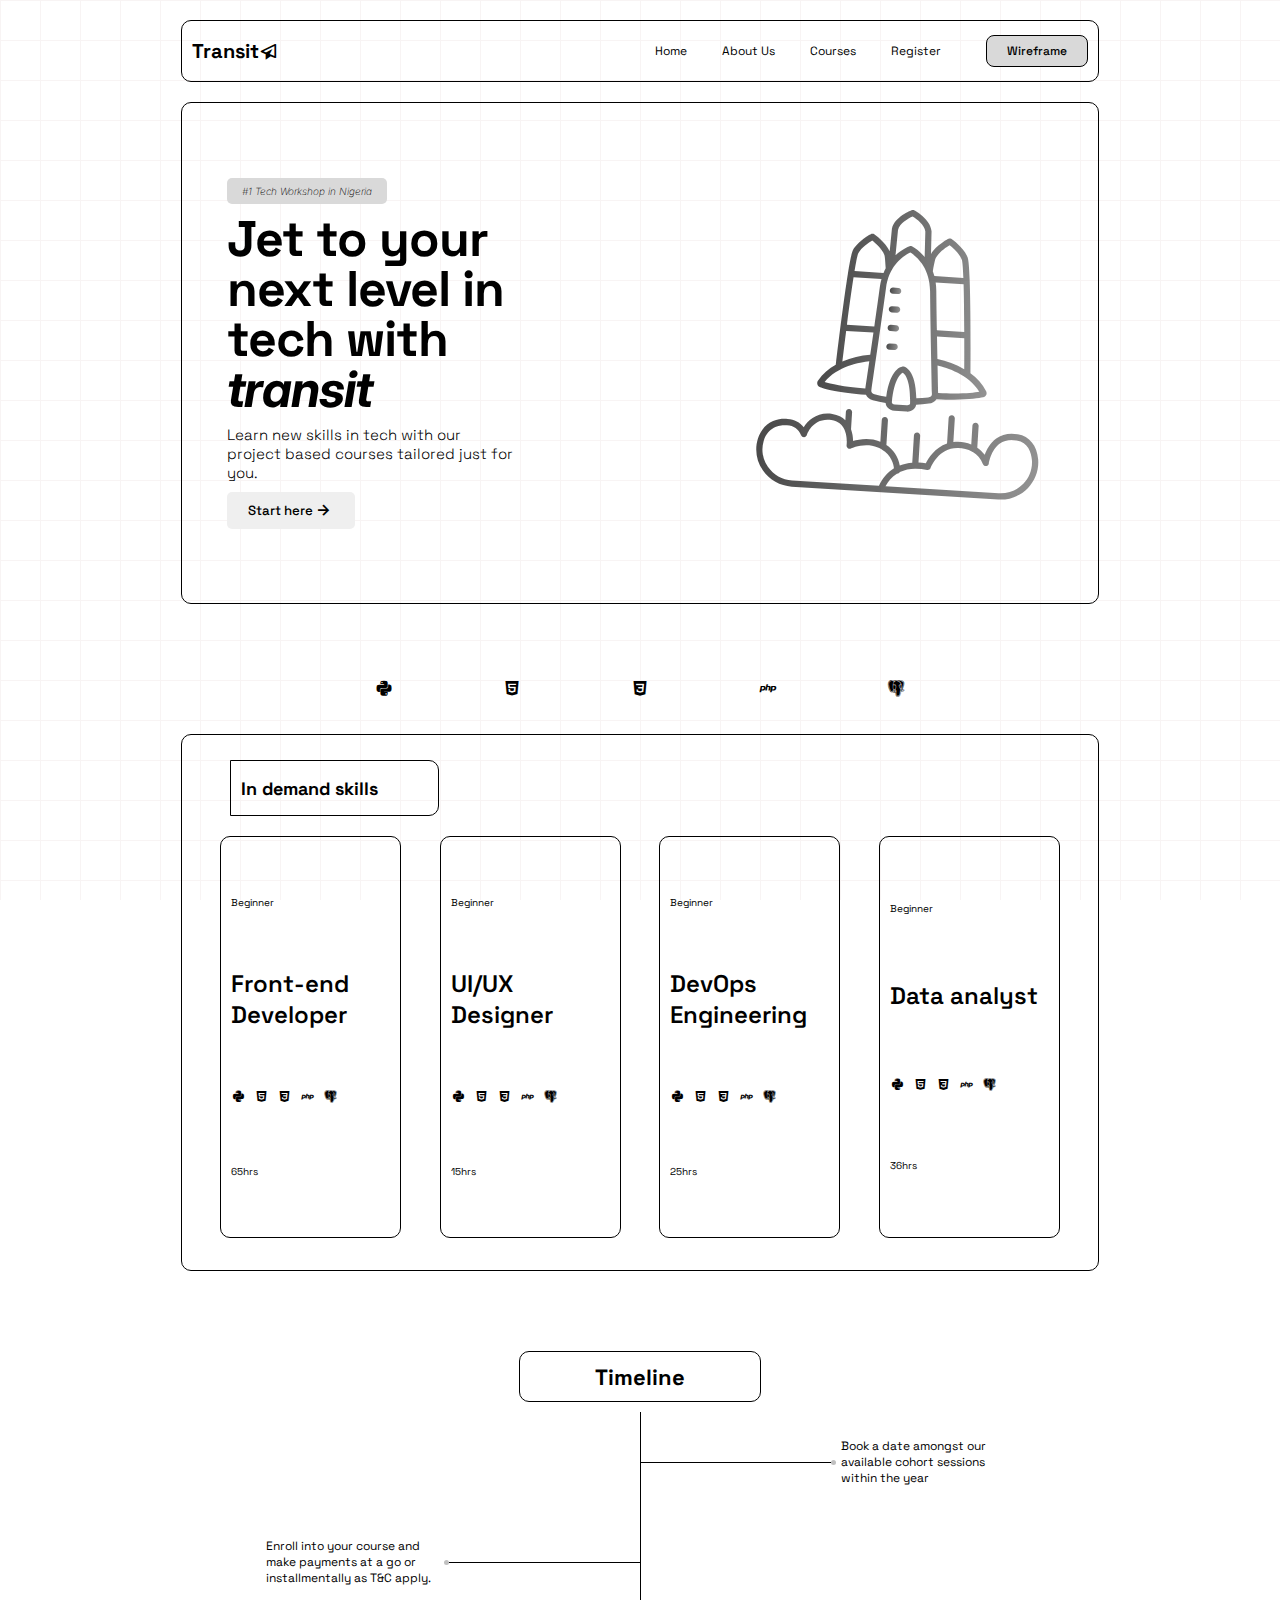
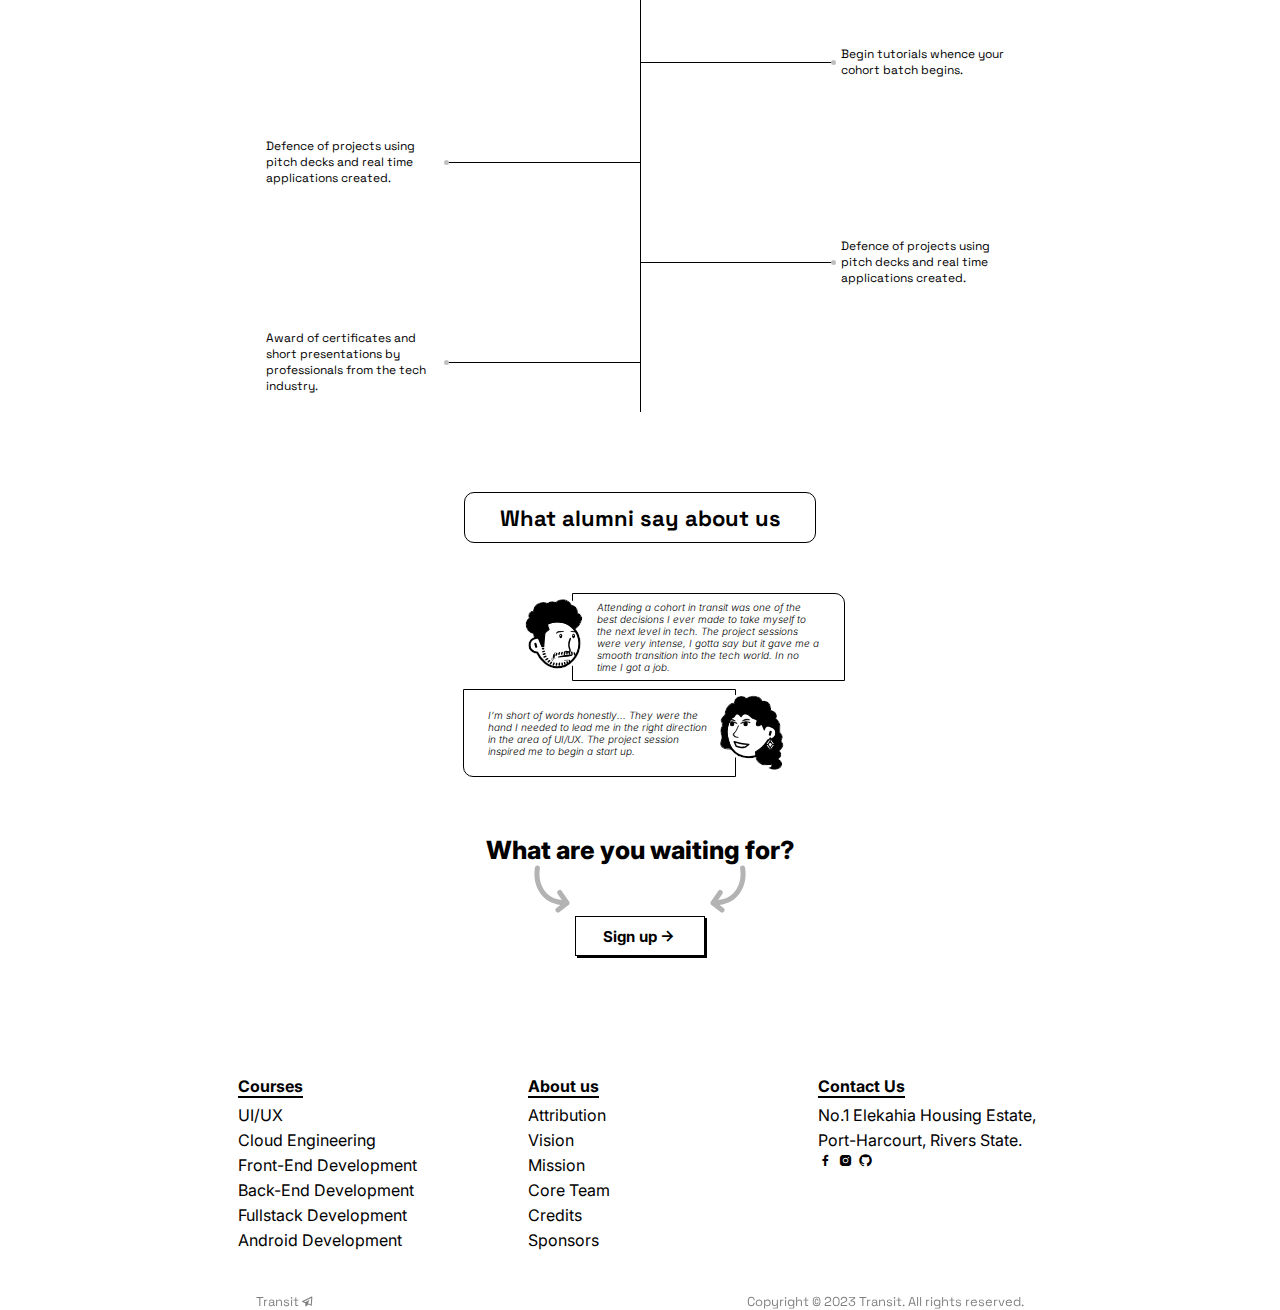
<file: Web Development and Deployment Assessment/src/index.html>
<!DOCTYPE html>
<html lang="en">

<head>
    <meta charset="UTF-8">
    <meta name="viewport" content="width=device-width, initial-scale=1.0">
    <title>Transit ✈️</title>
    <link rel="shortcut icon" href="./asset/images/bx-paper-plane.svg" type="image/x-icon">
    <link rel="preconnect" href="https://fonts.googleapis.com">
    <link rel="preconnect" href="https://fonts.gstatic.com" crossorigin>
    <link href='https://unpkg.com/boxicons@2.1.4/css/boxicons.min.css' rel='stylesheet'>
    <link
        href="https://fonts.googleapis.com/css2?family=Inter:ital,opsz,wght@0,14..32,100..900;1,14..32,100..900&display=swap"
        rel="stylesheet">
    <link href="https://fonts.googleapis.com/css2?family=Space+Grotesk:wght@300..700&display=swap" rel="stylesheet">
    <link rel="stylesheet" href="./asset/index.css">
</head>

<body>
    <header>
        <nav id="nav-bar">
            <div id="logo-container">
                <h1>
                    <a href="index.html">Transit</a>
                </h1>
                <i class='bx bx-paper-plane' style="font-size: 20px;"></i>
            </div>
            <div id="menu"><i class='bx bx-menu' style="font-size: 20px; cursor: pointer;"></i></div>
            <div id="menu-container">
                <ul id="menu-list">
                    <li><a href="./index.html">Home</a></li>
                    <li><a href="./aboutus.html">About Us</a></li>
                    <li><a href="./courses.html">Courses</a></li>
                    <li><a href="./Register.html">Register</a></li>
                </ul>
                <div id="wireframe">
                    <a
                        href="https://www.figma.com/design/a4t8ZE5TWwWGJbRFLkQ4A0/Assignment-Moodboard?node-id=0-1&t=XN7qqziihTH7uEo7-1">Wireframe</a>
                </div>
            </div>
        </nav>
    </header>

    <!-- Hero Section -->
    <section id="hero-section">
        <div id="hero-content-plus-rocket">
            <div id="hero-section-content-container">
                <div id="brand-tag">
                    <p>#1 Tech Workshop in Nigeria</p>
                </div>
                <div id="hero-section-bold-text">
                    <p>Jet to your next level in tech with <span>transit</span></p>
                </div>
                <div id="hero-section-service">
                    <p>Learn new skills in tech with our project based courses tailored just for you.</p>
                </div>
                <button id="hero-section-button">
                    Start here
                    <i class='bx bx-right-arrow-alt' style="font-size: 20px;"></i>
                </button>
            </div>
            <div id="rocket-container">
                <img src="./asset/images/rocket.svg" alt="Rocket Image" style="width: 300px;">
            </div>
        </div>
    </section>

    <!-- Logo Section -->

    <section id="logos-section">
        <div id="logos-container">
            <div>
                <i class='bx bxl-python' style="font-size: 20px;"></i>
            </div>
            <div>
                <i class='bx bxl-html5' style="font-size: 20px;"></i>
            </div>
            <div>
                <i class='bx bxl-css3' style="font-size: 20px;"></i>
            </div>
            <div>
                <i class='bx bxl-php' style="font-size: 20px;"></i>
            </div>
            <div>
                <i class='bx bxl-postgresql' style="font-size: 20px;"></i>
            </div>
        </div>
    </section>

    <!-- Skills section -->

    <section id="skills-section">
        <div id="skills-container">
            <div id="skills-header">
                <h2>In demand skills</h2>
            </div>
            <div id="courses">
                <div class="course">
                    <p class="course-level">Beginner</p>
                    <p class="course-role">Front-end Developer</p>
                    <div class="skill-logo">
                        <div>
                            <i class='bx bxl-python' style="font-size: 15px;"></i>
                        </div>
                        <div>
                            <i class='bx bxl-html5' style="font-size: 15px;"></i>
                        </div>
                        <div>
                            <i class='bx bxl-css3' style="font-size: 15px;"></i>
                        </div>
                        <div>
                            <i class='bx bxl-php' style="font-size: 15px;"></i>
                        </div>
                        <div>
                            <i class='bx bxl-postgresql' style="font-size: 15px;"></i>
                        </div>
                    </div>
                    <p class="course-period">65hrs</p>
                </div>

                <div class="course">
                    <p class="course-level">Beginner</p>
                    <p class="course-role">UI/UX Designer</p>
                    <div class="skill-logo">
                        <div>
                            <i class='bx bxl-python' style="font-size: 15px;"></i>
                        </div>
                        <div>
                            <i class='bx bxl-html5' style="font-size: 15px;"></i>
                        </div>
                        <div>
                            <i class='bx bxl-css3' style="font-size: 15px;"></i>
                        </div>
                        <div>
                            <i class='bx bxl-php' style="font-size: 15px;"></i>
                        </div>
                        <div>
                            <i class='bx bxl-postgresql' style="font-size: 15px;"></i>
                        </div>
                    </div>
                    <p class="course-period">15hrs</p>
                </div>

                <div class="course">
                    <p class="course-level">Beginner</p>
                    <p class="course-role">DevOps Engineering</p>
                    <div class="skill-logo">
                        <div>
                            <i class='bx bxl-python' style="font-size: 15px;"></i>
                        </div>
                        <div>
                            <i class='bx bxl-html5' style="font-size: 15px;"></i>
                        </div>
                        <div>
                            <i class='bx bxl-css3' style="font-size: 15px;"></i>
                        </div>
                        <div>
                            <i class='bx bxl-php' style="font-size: 15px;"></i>
                        </div>
                        <div>
                            <i class='bx bxl-postgresql' style="font-size: 15px;"></i>
                        </div>
                    </div>
                    <p class="course-period">25hrs</p>
                </div>

                <div class="course">
                    <p class="course-level">Beginner</p>
                    <p class="course-role">Data analyst</p>
                    <div class="skill-logo">
                        <div>
                            <i class='bx bxl-python' style="font-size: 15px;"></i>
                        </div>
                        <div>
                            <i class='bx bxl-html5' style="font-size: 15px;"></i>
                        </div>
                        <div>
                            <i class='bx bxl-css3' style="font-size: 15px;"></i>
                        </div>
                        <div>
                            <i class='bx bxl-php' style="font-size: 15px;"></i>
                        </div>
                        <div>
                            <i class='bx bxl-postgresql' style="font-size: 15px;"></i>
                        </div>
                    </div>
                    <p class="course-period">36hrs</p>
                </div>


            </div>
        </div>
    </section>

    <!-- Timeline Section -->
    <section id="timeline-section">
        <div id="timeline-header">
            <h2>Timeline</h2>
        </div>
        <div id="timeline-container">
            <div id="timeline-grid">
                <div id="line-1" class="container">
                    <div></div>
                </div>
                <div id="line-2" class="container">
                    <div></div>
                </div>
                <div id="line-3" class="container">
                    <div></div>
                </div>
                <div id="line-4" class="container">
                    <p>Book a date amongst our available cohort sessions within the year</p>
                </div>
                <div id="line-5" class="container">
                    <div></div>
                </div>
                <div id="line-6" class="container">
                    <div></div>
                </div>
                <div id="line-7" class="container">
                    <p>Enroll into your course and make payments at a go or installmentally as T&C apply.</p>
                </div>
                <div id="line-8" class="container">
                    <div></div>
                </div>
                <div id="line-9" class="container">
                    <div></div>
                </div>
                <div id="line-10" class="container">
                    <p>Begin tutorials whence your cohort batch begins.</p>
                </div>
                <div id="line-11" class="container">
                    <div></div>
                </div>
                <div id="line-12" class="container">
                    <div></div>
                </div>
                <div id="line-13" class="container">
                    <p>Defence of projects using pitch decks and real time applications created.</p>
                </div>
                <div id="line-14" class="container">
                    <div></div>
                </div>
                <div id="line-15" class="container">
                    <div></div>
                </div>
                <div id="line-16" class="container">
                    <p>Defence of projects using pitch decks and real time applications created.</p>
                </div>
                <div id="line-17" class="container">
                    <div></div>
                </div>
                <div id="line-18" class="container">
                    <div></div>
                </div>
                <div id="line-19" class="container">
                    <p>Award of certificates and short presentations by professionals from the tech industry.</p>
                </div>
            </div>
        </div>
    </section>

    <!-- Alumni Section -->

    <section id="alumni-section">
        <div id="alumni-container">
            <div id="alumni-header">
                <h2>What alumni say about us</h2>
            </div>
            <div id="comments-container">
                <!-- 1st comment -->
                <div class="comment" id="comment-1">
                    <div id="alumni-1">
                        <!-- <div class="quote_stars">
                            <p>"</p>
                            <div class="stars">
                                <i class='bx bxs-star' style='color:#e8d0a3'></i>
                                <i class='bx bxs-star' style='color:#e8d0a3'></i>
                                <i class='bx bxs-star' style='color:#e8d0a3'></i>
                                <i class='bx bxs-star' style='color:#e8d0a3'></i>
                                <i class='bx bxs-star' style='color:#e8d0a3'></i>
                            </div>
                        </div> -->
                        <div id="avatar-container">
                            <img src="./asset/images/Nigerian-Man.svg" alt="Nigerian Man gives comment about transit.">
                        </div>
                    </div>
                    <div id="first-comment">
                        <p>Attending a cohort in transit was one of the best decisions I ever made to take myself to the
                            next level in tech. The project sessions were very intense, I gotta say but it gave me a
                            smooth
                            transition into the tech world. In no time I got a job. </p>
                    </div>
                </div>
                <!-- 2nd comment -->
                <div class="comment" id="comment-2">
                    <div id="alumni-2">
                        <div id="avatar-container1">
                            <img src="./asset/images/Nigerian-woman.svg" alt="Nigerian Woman gives comment about transit.">
                        </div>
                        <!-- <div class="quote_stars">
                            <p>"</p>
                            <div class="stars">
                                <i class='bx bxs-star' style='color:#e8d0a3'></i>
                                <i class='bx bxs-star' style='color:#e8d0a3'></i>
                                <i class='bx bxs-star' style='color:#e8d0a3'></i>
                                <i class='bx bxs-star' style='color:#e8d0a3'></i>
                                <i class='bx bxs-star' style='color:#e8d0a3'></i>
                            </div>
                        </div> -->
                    </div>
                    <div id="second-comment">
                        <p>I’m short of words honestly... They were the hand I needed to lead me in the right direction
                            in the area of UI/UX. The project session inspired me to begin a start up.</p>
                    </div>
                </div>
            </div>
        </div>
    </section>

    <!-- Sign up section -->
    <section id="sign-up-section">
        <div id="sign-up-container">
            <p>What are you waiting for?</p>
            <div id="arrow-container">
                <div>
                    <img src="./asset/images/left-arrow.svg" alt="left_arrow">
                </div>
                <div>
                    <img src="./asset/images/right-arrow.svg" alt="right_arrow">
                </div>
            </div>
            <button id="sign-up-button">
                Sign up
                <i class='bx bx-right-arrow-alt' style="font-size: 20px;"></i>
            </button>
        </div>
    </section>

    <!-- Footer Section -->
    <footer>
        <!-- 1st Column of Footer -->
        <div id="footer-container">
            <div class="footer-list">
                <p>Courses</p>
                <ul>
                    <li>UI/UX</li>
                    <li>Cloud Engineering</li>
                    <li>Front-End Development</li>
                    <li>Back-End Development</li>
                    <li>Fullstack Development</li>
                    <li>Android Development</li>
                </ul>
            </div>
            <!-- 2nd Column of Footer -->
            <div class="footer-list">
                <p>About us</p>
                <ul>
                    <li><a href="./asset/Transit.pdf">Attribution</a></li>
                    <li>Vision</li>
                    <li>Mission</li>
                    <li>Core Team</li>
                    <li>Credits</li>
                    <li>Sponsors</li>
                </ul>
            </div>
            <!-- 3rd Column of Footer -->
            <div class="footer-list">
                <p>Contact Us</p>
                <ul>
                    <li>
                        <p>No.1 Elekahia Housing Estate, Port-Harcourt, Rivers State.</p>
                    </li>
                </ul>
                <div id="social-media">
                    <i class='bx bxl-facebook'></i>
                    <i class='bx bxl-instagram-alt'></i>
                    <i class='bx bxl-github'></i>
                </div>
            </div>
        </div>
        <!-- Copyright section of footer -->
        <div id="copyright-section">
            <div id="footer-logo">
                <p>Transit</p>
                <i class='bx bx-paper-plane'></i>
            </div>

            <div id="copyright-text">
                <p>Copyright &#169; 2023 Transit. All rights reserved.</p>
            </div>
        </div>
    </footer>
</body>

</html>
</file>
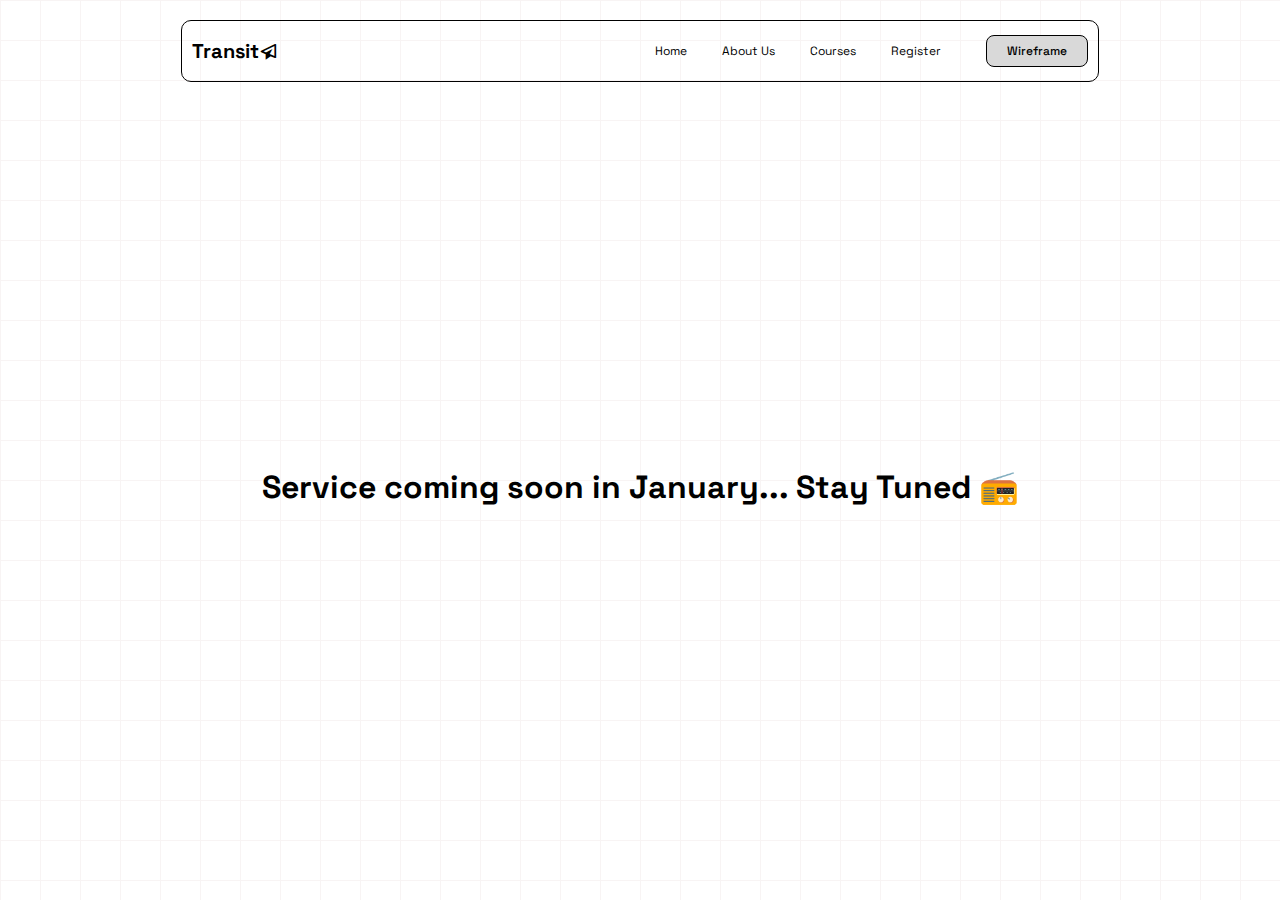
<file: Web Development and Deployment Assessment/src/aboutus.html>
<!DOCTYPE html>
<html lang="en">

<head>
    <meta charset="UTF-8">
    <meta name="viewport" content="width=device-width, initial-scale=1.0">
    <title>Transit ✈️</title>
    <link rel="shortcut icon" href="./asset/images/bx-paper-plane.svg" type="image/x-icon">
    <link rel="preconnect" href="https://fonts.googleapis.com">
    <link rel="preconnect" href="https://fonts.gstatic.com" crossorigin>
    <link href='https://unpkg.com/boxicons@2.1.4/css/boxicons.min.css' rel='stylesheet'>
    <link
        href="https://fonts.googleapis.com/css2?family=Inter:ital,opsz,wght@0,14..32,100..900;1,14..32,100..900&display=swap"
        rel="stylesheet">
    <link href="https://fonts.googleapis.com/css2?family=Space+Grotesk:wght@300..700&display=swap" rel="stylesheet">
    <link rel="stylesheet" href="./asset/index.css">
</head>

<body>
    <header>
        <nav id="nav-bar">
            <div id="logo-container">
                <h1>
                    Transit
                </h1>
                <i class='bx bx-paper-plane' style="font-size: 20px;"></i>
            </div>
            <div id="menu"><i class='bx bx-menu' style="font-size: 20px; cursor: pointer;"></i></div>
            <div id="menu-container">
                <ul id="menu-list">
                    <li><a href="#">Home</a></li>
                    <li><a href="#">About Us</a></li>
                    <li><a href="#">Courses</a></li>
                    <li><a href="#">Register</a></li>
                </ul>
                <div id="wireframe">
                    <a
                        href="https://www.figma.com/design/a4t8ZE5TWwWGJbRFLkQ4A0/Assignment-Moodboard?node-id=0-1&t=XN7qqziihTH7uEo7-1">Wireframe</a>
                </div>
            </div>
        </nav>
    </header>
    <main style="height: 90vh;">
        <section style="display: flex; align-items: center; justify-items: center; height: 100%;">
            <div style="text-align: center; width: 100%;">
                <h1 style="font-size: xx-large;">Service coming soon in January... Stay Tuned 📻</h1>
            </div>
        </section>
    </main>
</body>

</html>
</file>
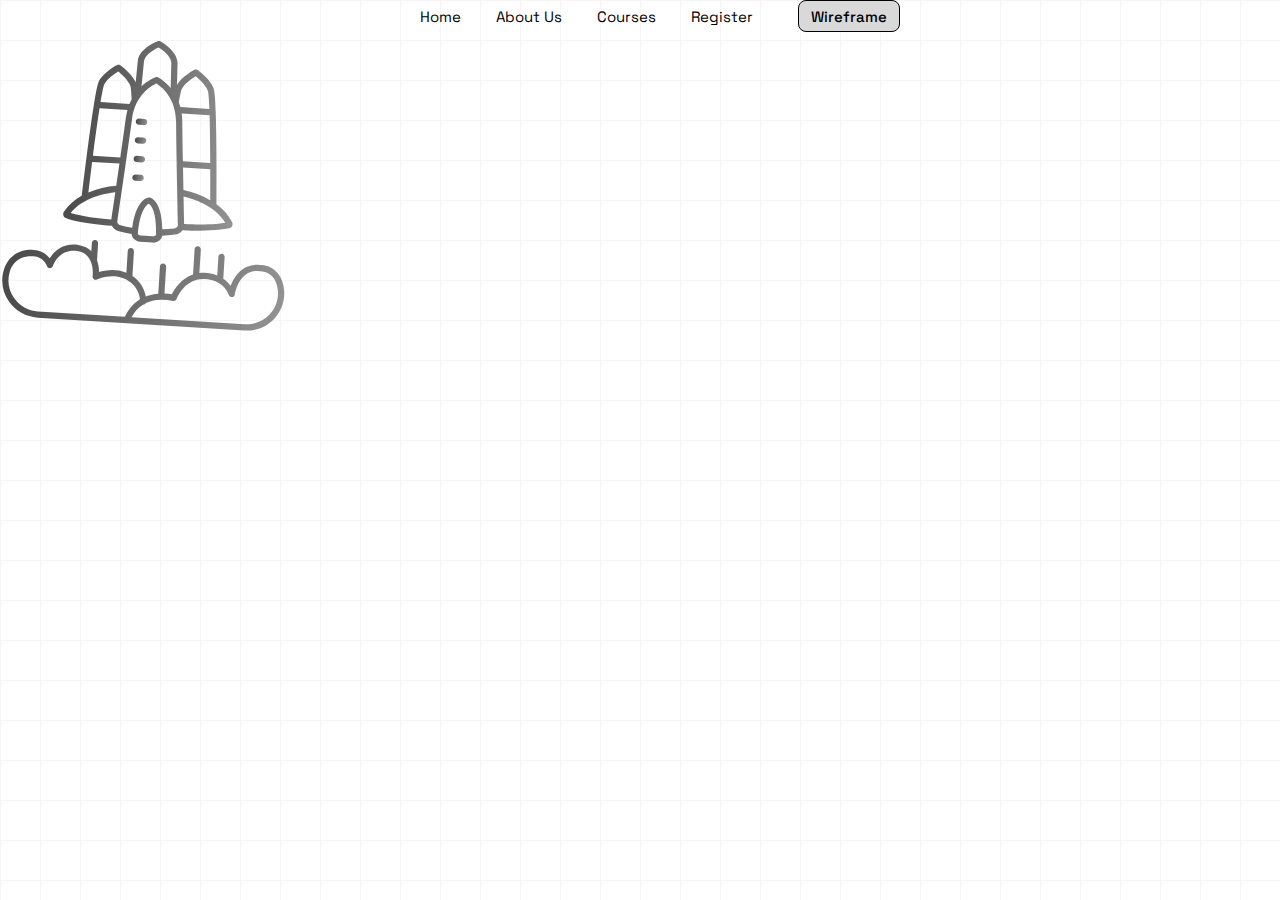
<file: Web Development and Deployment Assessment/src/list.html>
<!DOCTYPE html>
<html lang="en">

<head>
    <meta charset="UTF-8">
    <meta name="viewport" content="width=device-width, initial-scale=1.0">
    <title>Document</title>
    <link href="https://fonts.googleapis.com/css2?family=Space+Grotesk:wght@300..700&display=swap" rel="stylesheet">
    <link href='https://unpkg.com/boxicons@2.1.4/css/boxicons.min.css' rel='stylesheet'>
    <link rel="stylesheet" href="./asset/list.css">
</head>

<body>
    <div id="menu-container">
        <ul id="menu-list">
            <li>Home</li>
            <li>About Us</li>
            <li>Courses</li>
            <li>Register</li>
        </ul>
        <div id="wireframe">
            <a
                href="https://www.figma.com/design/a4t8ZE5TWwWGJbRFLkQ4A0/Assignment-Moodboard?node-id=0-1&t=XN7qqziihTH7uEo7-1">Wireframe</a>
        </div>
    </div>

    <div id="rocket-container">
        <img src="./asset/images/rocket.svg" alt="Rocket Image" style="width: 300px;">
    </div>

    <div id="skill-logo">
        <div>
            <i class='bx bxl-python' style="font-size: 15px;"></i>
        </div>
        <div>
            <i class='bx bxl-html5' style="font-size: 15px;"></i>
        </div>
        <div>
            <i class='bx bxl-css3' style="font-size: 15px;"></i>
        </div>
        <div>
            <i class='bx bxl-php' style="font-size: 15px;"></i>
        </div>
        <div>
            <i class='bx bxl-postgresql' style="font-size: 15px;"></i>
        </div>
    </div>
</body>

</html>
</file>
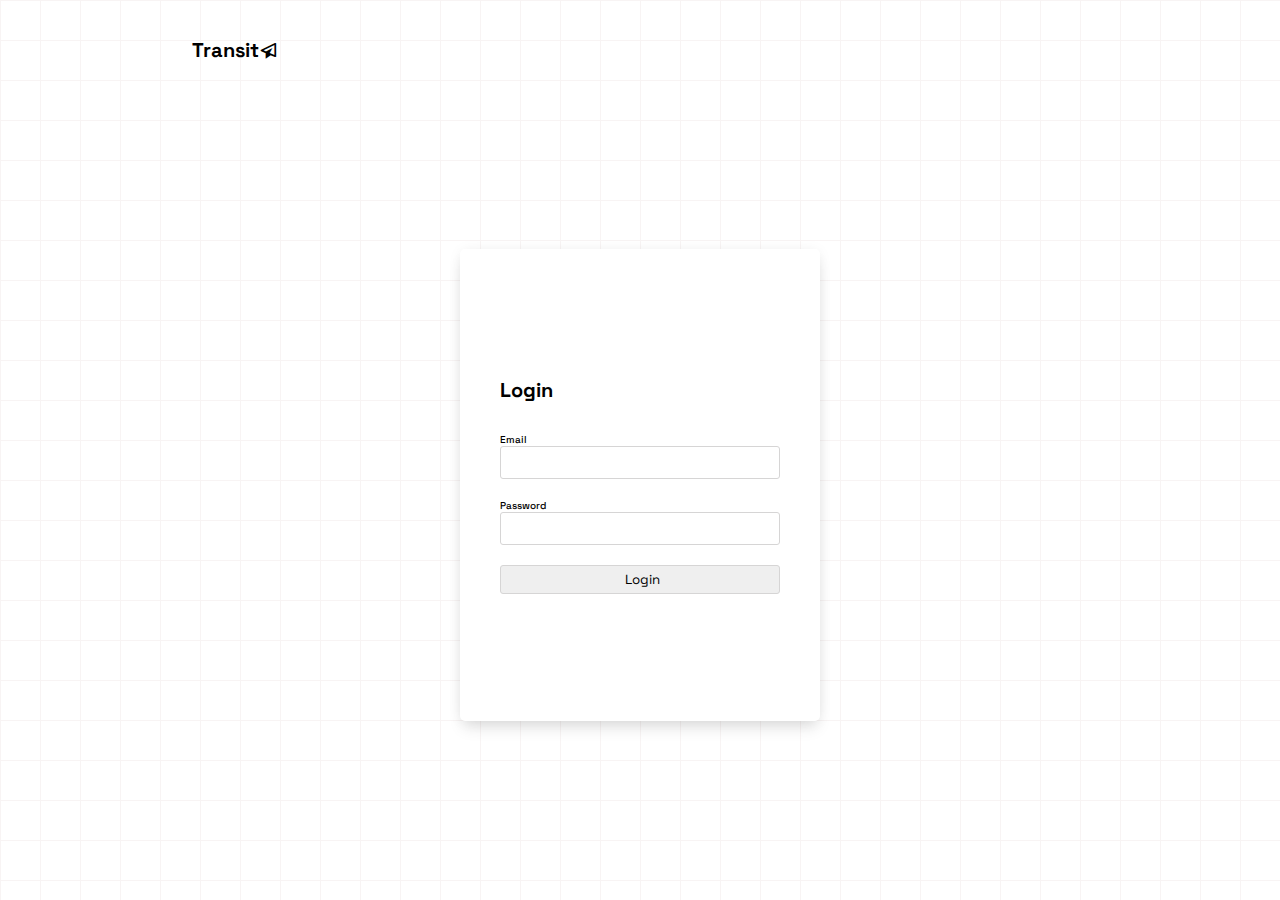
<file: Web Development and Deployment Assessment/src/login.html>
<!DOCTYPE html>
<html lang="en">

<head>
    <meta charset="UTF-8">
    <meta name="viewport" content="width=device-width, initial-scale=1.0">
    <title>Transit ✈️</title>
    <link rel="shortcut icon" href="./asset/images/bx-paper-plane.svg" type="image/x-icon">
    <link rel="preconnect" href="https://fonts.googleapis.com">
    <link rel="preconnect" href="https://fonts.gstatic.com" crossorigin>
    <link href='https://unpkg.com/boxicons@2.1.4/css/boxicons.min.css' rel='stylesheet'>
    <link
        href="https://fonts.googleapis.com/css2?family=Inter:ital,opsz,wght@0,14..32,100..900;1,14..32,100..900&display=swap"
        rel="stylesheet">
    <link href="https://fonts.googleapis.com/css2?family=Space+Grotesk:wght@300..700&display=swap" rel="stylesheet">
    <link rel="stylesheet" href="./asset/index.css">
</head>

<body>
    <header>
        <nav id="nav-bar" style="border: none;">
            <div id="logo-container">
                <h1>
                    Transit
                </h1>
                <i class='bx bx-paper-plane' style="font-size: 20px;"></i>
            </div>
            <!-- <div id="menu"><i class='bx bx-menu' style="font-size: 20px; cursor: pointer;"></i></div>
            <div id="menu-container">
                <ul id="menu-list">
                    <li><a href="#">Home</a></li>
                    <li><a href="#">About Us</a></li>
                    <li><a href="#">Courses</a></li>
                    <li><a href="#">Register</a></li>
                </ul>
                <div id="wireframe">
                    <a
                        href="https://www.figma.com/design/a4t8ZE5TWwWGJbRFLkQ4A0/Assignment-Moodboard?node-id=0-1&t=XN7qqziihTH7uEo7-1">Wireframe</a>
                </div>
            </div> -->
        </nav>
    </header>
    <main style="height: 90vh;">
        <section style="display: flex; align-items: center; justify-content: center; height: 100%; width: 100%;">
            <form action="./form.php" method="get">
                <div>
                    <h1 id="register_header">Login</h1>
                </div>
                <div class="input_container"><label for="email" required>Email</label>
                    <input type="email" name="email" id="email">
                </div>
                <div class="input_container"><label for="password" required>Password</label>
                    <input type="password" name="password" id="password">
                </div>
                <div class="input_container">
                    <input type="submit" name="Login" id="login" value="Login">
                </div>
            </form>
        </section>
    </main>
</body>

</html>
</file>
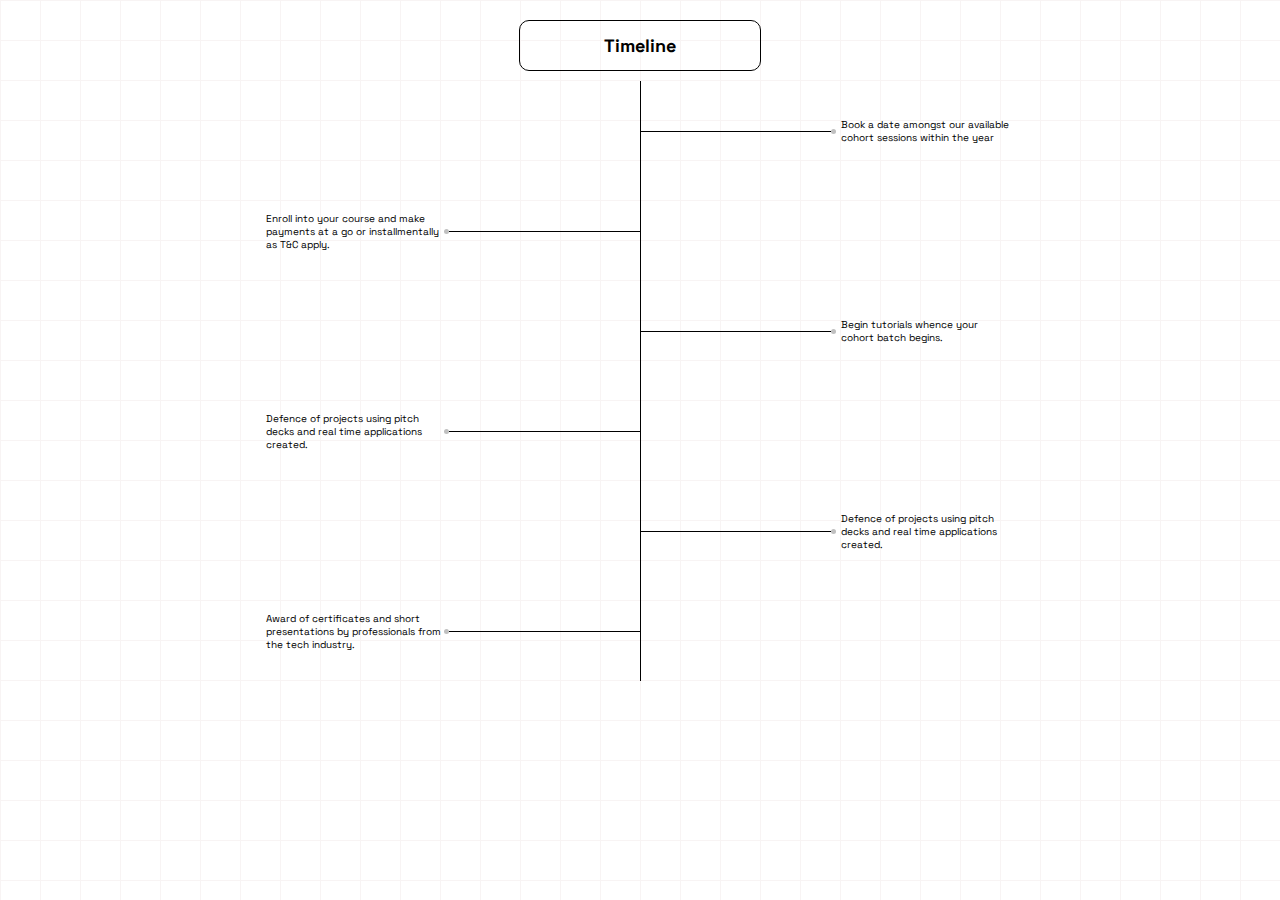
<file: Web Development and Deployment Assessment/src/timeline.html>
<!DOCTYPE html>
<html lang="en">

<head>
    <meta charset="UTF-8">
    <meta name="viewport" content="width=device-width, initial-scale=1.0">
    <title>Document</title>
    <link href="https://fonts.googleapis.com/css2?family=Space+Grotesk:wght@300..700&display=swap" rel="stylesheet">
    <link rel="stylesheet" href="./asset/timeline.css">
</head>

<body>
    <section id="timeline-section">
        <div id="timeline-header">
            <h2>Timeline</h2>
        </div>
        <div id="timeline-container">
            <div id="timeline-grid">
                <div id="line-1" class="container">
                    <div></div>
                </div>
                <div id="line-2" class="container">
                    <div></div>
                </div>
                <div id="line-3" class="container">
                    <div></div>
                </div>
                <div id="line-4" class="container">
                    <p>Book a date amongst our available cohort sessions within the year</p>
                </div>
                <div id="line-5" class="container">
                    <div></div>
                </div>
                <div id="line-6" class="container">
                    <div></div>
                </div>
                <div id="line-7" class="container">
                    <p>Enroll into your course and make payments at a go or installmentally as T&C apply.</p>
                </div>
                <div id="line-8" class="container">
                    <div></div>
                </div>
                <div id="line-9" class="container">
                    <div></div>
                </div>
                <div id="line-10" class="container">
                    <p>Begin tutorials whence your cohort batch begins.</p>
                </div>
                <div id="line-11" class="container">
                    <div></div>
                </div>
                <div id="line-12" class="container">
                    <div></div>
                </div>
                <div id="line-13" class="container">
                    <p>Defence of projects using pitch decks and real time applications created.</p>
                </div>
                <div id="line-14" class="container">
                    <div></div>
                </div>
                <div id="line-15" class="container">
                    <div></div>
                </div>
                <div id="line-16" class="container">
                    <p>Defence of projects using pitch decks and real time applications created.</p>
                </div>
                <div id="line-17" class="container">
                    <div></div>
                </div>
                <div id="line-18" class="container">
                    <div></div>
                </div>
                <div id="line-19" class="container">
                    <p>Award of certificates and short presentations by professionals from the tech industry.</p>
                </div>
            </div>
        </div>
    </section>
</body>

</html>
</file>
<file: Web Development and Deployment Assessment/src/asset/index.css>
*{
    margin: 0px;
}

body{
    font-family: 'Space Grotesk', Arial, Helvetica, sans-serif;
    font-size: 10px;
    background-size: 40px 40px;
    background-image:
    linear-gradient(to right, rgb(248, 244, 244) 1px, transparent 1px),
    linear-gradient(to bottom, rgb(248, 244, 244) 1px, transparent 1px);
    background-attachment: fixed;
}
    
header{
    display: flex;
    flex-direction: column;
    align-items: center;
}

#logo-container{
    display: flex;
    align-items: center;
    justify-content: center;
}

#menu-container > ul{
    list-style-type: none;
    display: flex;
    gap: 35px;
}

a{
    text-decoration: none;
    color: black;
}

#menu-container{
    display: none;
    gap: 45px;
    font-size: 12px;
    align-items: center;
}

#wireframe{
    display: flex;
    align-items: center;
    justify-content: center;
    height: 30px;
    width: 100px;
    background-color: #D9D9D9;
    border-radius: 8px;
    border: 1px solid black;
    font-weight: 500;
}

#nav-bar{
    display: flex;
    align-items: center;
    justify-content: space-between;
    border: 1px solid black;
    border-radius: 10px;
    padding: 0px 10px;
    height: 47px;
    margin-top: 20px;
    width: 354px;
}

#hero-section{
    display: flex;
    justify-content: center;
    gap: 10px;
}

#hero-content-plus-rocket{
    display: flex;
    justify-content: center;
    align-items: center;
    gap: 10px;
    border: 1px solid black;
    height: 322px;
    width: 354px;
    border-radius: 10px;
    padding: 0px 10px;
    margin-top: 20px;
}

#hero-section-content-container{
    display: flex;
    flex-direction: column;
    justify-content: center;
    margin-top: 20px;
}

#brand-tag{
    display: flex;
    flex-direction: column;
    background-color: #D9D9D9;
    width: fit-content;
    border-radius: 5px;
    height: 26px;
    width: 160px;
    align-items: center;
    justify-content: center;
    margin-top: -20px;
    font-family: 'Inter', Arial, Helvetica, sans-serif;
    font-weight: 200;
    font-style: italic;
}

#brand-tag > p{
    font-size: 10px;
}

#hero-section-bold-text{
    height: 148px;
    width: 327px;
}

#hero-section-bold-text > p{
    font-size: 40px;
    line-height: 50px;
    font-weight: bold;
    letter-spacing: -1px;
}

#hero-section-bold-text > p > span{
    font-family: 'Inter',Arial, Helvetica, sans-serif;
    font-style: italic;
}

#hero-section-service{
    width: 287px;
    height: 57px;
}

#hero-section-service > p{
    font-weight: lighter;
    font-size: 15px;
}

#hero-section-button{
    display: flex;
    height: 37px;
    width: 128px;
    border-radius: 5px;
    border: none;
    justify-content: center;
    align-items: center;
    font-family: 'Space Grotesk', Arial, Helvetica, sans-serif;
    font-weight: 500;
    cursor: pointer;
}

#rocket-container{
    display: none;
    height: fit-content;
    width: fit-content;
}

#logos-section{
    display: flex;
    justify-content: center;
    margin-top: 20px;
}

#logos-container{
    width: 401px;
    height: 50px;
    display: flex;
    flex-direction: row;
    align-items: center;
    justify-content: space-around;
}

#skills-section{
    display: flex;
    justify-content: center;
    margin-top: 20px;
}

#skills-container{
    width: 354px;
    height: 284px;
    border: 1px solid black;
    padding: 10px;
    border-radius: 10px;
}

#skills-header{
    display: flex;
    align-items: center;
    padding-left: 10px;
    width: 197px;
    height: 54px;
    text-align: center;
    border: 1px solid black;
    border-radius: 0px 10px 10px 0px;
    font-size: 18px;
    font-weight: bold;
}

#skills-header > h2{
    font-size: 18px;
}

#courses{
    display: flex;
    flex-wrap: wrap;
    gap: 10px;
    margin-top: 20px;
}

.course{
    display: flex;
    flex-direction: column;
    justify-content: space-evenly;
    width: 170px;
    height: 83px;
    border: 1px solid black;
    border-radius: 10px;
}

.skill-logo{
    display: none;
    flex-direction: row;
    gap: 8px;
    margin-left: 10px;
}

.course-period{
    display: none;
    margin-left: 10px;
}

.course-level{
    font-size: 10px;
    margin-left: 10px;
}

.course-role{
    font-size: 13px;
    font-weight: 600;
    margin-left: 10px;
}

#timeline-section{
    display: flex;
    flex-direction: column;
    height: fit-content;
    align-items: center;
    margin: 20px;
}
  
#timeline-container{
    display: flex;
    height: fit-content;
    width: 100%;
    /* background-color: aquamarine; */
    align-items: center;
    justify-content: center;
    font-family: 'Space Grotesk', Arial, Helvetica, sans-serif;
}

#timeline-header{
    display: flex;
    flex-direction: column;
    align-items: center;
    justify-content: center;
    width: 240px;
    height: 49px;
    border: 1px solid black;
    border-radius: 10px;
    margin-top: 20px;
}

#timeline-header > h2{
    font-size: 18px;
    font-weight: bold;
}

#timeline-grid{
    margin-top: 10px;
    width: 900px;
    height: fit-content;
    /* background-color: blueviolet; */
    display: grid;
    grid-template-areas: 
    ". . . line-1 line-2 line-3 line-4"
    "line-7 line-6 line-5 line-1 . . ."
    ". . . line-1 line-8 line-9 line-10"
    "line-13 line-12 line-11 line-1 . . ."
    ". . . line-1 line-14 line-15 line-16"
    "line-19 line-18 line-17 line-1 . . . ";
    grid-template-columns: 4fr 5px 3fr 1px 3fr 5px 4fr;
    grid-template-rows: 100px 100px 100px 100px 100px 100px;
}

/* .container{
    background-color: blue;
} */

#line-1{
    grid-area: line-1;
    background-color: #000000;
}

#line-2{
    display: flex;
    align-items: center;
    grid-area: line-2;
}

#line-2 > div{
    width: 100%;
    background-color: black;
    height: 1px;
}

#line-3{
    display: flex;
    align-items: center;
    grid-area: line-3;
    /* background-color: brown; */
}

#line-3 > div{
    height: 5px;
    width: 5px;
    background-color: silver;
    border-radius: 50%;
}

#line-4{
    display: flex;
    align-items: center;
    grid-area: line-4;
    /* background-color: cadetblue; */
}

#line-4 > p{
    width: 70%;
    margin: 5px;
    font-size: 12px;
}

#line-5{
    grid-area: line-5;
    display: flex;
    align-items: center;
}

#line-5 > div{
    width: 100%;
    background-color: black;
    height: 1px;
}

#line-6{
    display: flex;
    align-items: center;
    grid-area: line-6;
    /* background-color: brown; */
}

#line-6 > div{
    height: 5px;
    width: 5px;
    background-color: silver;
    border-radius: 50%;
}

#line-7{
    display: flex;
    align-items: center;
    grid-area: line-7;
    /* background-color: cadetblue; */
    /* text-align: right; */
    justify-content: flex-end;
}

#line-7 > p{
    width: 70%;
    font-size: 12px;
}

#line-8{
    grid-area: line-8;
    display: flex;
    align-items: center;
}

#line-8 > div{
    width: 100%;
    background-color: black;
    height: 1px;
}

#line-9{
    display: flex;
    align-items: center;
    grid-area: line-9;
    /* background-color: brown; */
}

#line-9 > div{
    height: 5px;
    width: 5px;
    background-color: silver;
    border-radius: 50%;
}

#line-10{
    display: flex;
    align-items: center;
    grid-area: line-10;
    margin: 5px;
    /* background-color: cadetblue; */
}

#line-10 > p{
    width: 70%;
    font-size: 12px;
}

#line-11{
    grid-area: line-11;
    display: flex;
    align-items: center;
}

#line-11 > div{
    width: 100%;
    background-color: black;
    height: 1px;
}

#line-12{
    display: flex;
    align-items: center;
    grid-area: line-12;
    /* background-color: brown; */
}

#line-12 > div{
    height: 5px;
    width: 5px;
    background-color: silver;
    border-radius: 50%;
}

#line-13{
    display: flex;
    align-items: center;
    grid-area: line-13;
    /* background-color: cadetblue; */
    justify-content: flex-end;
}

#line-13 > p{
    width: 70%;
    font-size: 12px;
}

#line-14{
    grid-area: line-14;
    display: flex;
    align-items: center;
}

#line-14 > div{
    width: 100%;
    background-color: black;
    height: 1px;
}

#line-15{
    display: flex;
    align-items: center;
    grid-area: line-15;
    /* background-color: brown; */
}

#line-15 > div{
    height: 5px;
    width: 5px;
    background-color: silver;
    border-radius: 50%;
}

#line-16{
    display: flex;
    align-items: center;
    grid-area: line-16;
    margin: 5px;
    /* background-color: cadetblue; */
}

#line-16 > p{
    width: 70%;
    font-size: 12px;
}

#line-17{
    grid-area: line-17;
    display: flex;
    align-items: center;
}

#line-17 > div{
    width: 100%;
    background-color: black;
    height: 1px;
}

#line-18{
    display: flex;
    align-items: center;
    grid-area: line-18;
    /* background-color: brown; */
}

#line-18 > div{
    height: 5px;
    width: 5px;
    background-color: silver;
    border-radius: 50%;
}

#line-19{
    display: flex;
    align-items: center;
    grid-area: line-19;
    /* background-color: cadetblue; */
    justify-content: flex-end;
}

#line-19 > p{
    width: 70%;
    font-size: 12px;
}

#alumni-section{
    display: flex;
    flex-direction: column;
    justify-content: center;
    align-items: center;
    margin-top: 20px;
}

#alumni-container{
    display: flex;
    flex-direction: column;
    align-items: center;
    width: 354px;
}

#alumni-header{
    display: flex;
    flex-direction: column;
    align-items: center;
    justify-content: center;
    width: 240px;
    height: 49px;
    border: 1px solid black;
    border-radius: 10px;
}

#alumni-header > h2{
    font-size: 18px;
    font-weight: bold;
}

#comments-container{
    width: 354px;
}

.comment{
    display: flex;
    flex-direction: row;
    height: 86px;
    width: 354px;
}

#comment-1{
    margin-top: 20px;
}

#comment-2{
    margin-top: 10px;
}

.stars{
    display: flex;
    flex-direction: column;
}

#alumni-1{
    height: 86px;
    width: 112px;
    /* border: 1px solid black; */
    border-radius: 10px 0px 0px;
    /* background-color: #C4B5B5; */
    display: flex;
    flex-direction: row;
    justify-content: space-between;
}

#avatar-container{
    position: relative;
    width: 67px;
    display: flex;
    align-items: center;
}

#avatar-container > img{
    position: absolute;
    width: 100px;
    left: 45px;
}

#avatar-container1{
    position: relative;
    width: 67px;
    display: flex;
    align-items: center;
}

#avatar-container1 > img{
    position: absolute;
    width: 100px;
    right: 5px;
    top: -15px;
}

#first-comment{
    display: flex;
    flex-direction: column;
    align-items: center;
    justify-content: center;
    width: 242px;
    height: 86px;
    border: 1px solid black;
    border-radius: 0px 10px 0px 0px;
}

#first-comment > p{
    font-family: 'Inter', Arial, Helvetica, sans-serif;
    font-size: 10px;
    font-weight: 300;
    font-style: italic;
    width: 223px;
}

#alumni-2{
    order: 2;
    height: 86px;
    width: 112px;
    /* border: 1px solid black; */
    border-radius: 0px 10px 0px 0px;
    /* background-color: #C4B5B5; */
    display: flex;
    flex-direction: row;
    justify-content: space-between;
}

#second-comment{
    display: flex;
    flex-direction: column;
    align-items: center;
    justify-content: center;
    order: 1;
    width: 242px;
    height: 86px;
    border: 1px solid black;
    border-radius: 0px 0px 0px 10px;
}

#second-comment > p{
    font-family: 'Inter', Arial, Helvetica, sans-serif;
    font-size: 10px;
    font-weight: 300;
    width: 223px;
    font-style: italic;
}

#sign-up-section{
    display: flex;
    flex-direction: column;
    justify-content: center;
    align-items: center;
    margin-top: 40px;
}

#sign-up-container{
    display: flex;
    flex-direction: column;
    align-items: center;
    width: 354px;
}

#sign-up-container > p{
    font-size: 18px;
    font-family: 'Inter', Arial, Helvetica, sans-serif;
    font-weight: 800;
}

#arrow-container{
    display: flex;
    justify-content: space-between;
    width: 60%;
}

#sign-up-button {
    display: flex;
    justify-content: center;
    align-items: center;
    width: 125px;
    height: 30px;
    background-color: #fff;
    border: 1px solid black;
    /* border: none; */
    box-shadow: 2px 2px 0px 0px;
    cursor: pointer;
    font-size: 15px;
    font-family: 'Inter', Arial, Helvetica, sans-serif;
    font-weight: 700;
}

footer{
    display: flex;
    flex-direction: column;
    justify-content: center;
    align-items: center;
    margin-top: 40px;
}

#footer-container{
    width: 354px;
    display: flex;
    justify-content: center;
    gap: 20px;
}

.footer-list{
    width: 80px;
}

.footer-list > p{
    width: 44px;
    font-size: 8px;
    font-family: 'Inter', Arial, Helvetica, sans-serif;
    font-weight: 700;
    border-bottom: 2px solid black;
}

.footer-list > ul{
    line-height: 10px;
    font-family: 'Inter', Arial, Helvetica, sans-serif;
    list-style: none;
    padding: 0px;
    font-size: 7px;
    margin-top: 5px;
}

#social-media{
    display: flex;
    gap: 5px;
}

#copyright-section{
    width: 354px;
    display: flex;
    justify-content: flex-start;
    font-size: 4px;
    height: 5px;
    opacity: 50%;
    margin-top: 40px;
}

#footer-logo{
    display: flex;
    flex-grow: 1;
    /* justify-content: center; */
    /* align-items: center; */
    gap: 2px;
}

#copyright-text{
    flex-grow: 2;
    text-align: right;
    /* margin-bottom: 10px; */
}

#register_header{
    font-size: 20px;
    margin-bottom: 10px;
}

form{
    background-color: white;
    display: flex;
    flex-direction: column;
    justify-content: center;
    gap: 20px;
    width: 280px;
    padding: 20px 40px;
    height: 432px;
    border-radius: 5px;
    box-shadow: 0px 1px 15px -3px rgba(0,0,0,0.1),0px 10px 15px -3px rgba(0,0,0,0.1);

}   

.input_container{
    display: flex;
    flex-direction: column;
    font-weight: 500;
}

.input_container > input {
    border-radius: 3px;
    border: 1px solid #D6D5D5;
    height: 29px;
    font-family: 'Space Grotesk', Arial, Helvetica, sans-serif;
    padding-left: 10px;
    outline: none;
}

.input_container > input:focus{
    border: 1px solid #bbb9b9;
}

#submit{
    background-color: #000000;
    height: 32px;
    color: white;
    font-family: 'Space Grotesk', Arial, Helvetica, sans-serif;
    cursor: pointer;
}

@media (min-width: 800px) {
    #menu{
        display: none;
    }

    #menu-container{
        display: flex;
    }

    #nav-bar{
        width: 70%;
        height: 60px;
    }

    #hero-content-plus-rocket{
        width: 70%;
        height: 500px;
        justify-content: space-around;
    }

    #rocket-container{
        display: block;
    }

    #hero-section-content-container{
        /* background-color: aqua; */
        height: 80%;
        width: 50%;
        gap: 10px;
    }

    #hero-section-bold-text > p{
        font-size: 50px;
        line-height: 50px;
        font-weight: bold;
        letter-spacing: -1px;
    }

    #hero-section-bold-text{
        height: fit-content;
        width: 80%;
    }

    #logos-section{
        margin-top: 60px;
    }

    #logos-container{
        width: 50%;
    }

    #skills-container{
        padding-top: 25px;
        height: 500px;
        width: 70%;
    }

    #courses{
        flex-wrap: nowrap;
        height: 100%;
        justify-content: space-evenly;
        overflow: auto;
    }

    .course{
        height: 80%;
        width: 20%;
        justify-content: space-evenly;
    }

    .course-role{
        font-size: 24px;
    }

    .skill-logo{
        display: flex; 
    }

    .course-period{
        display: inline;
    }

    #skills-header{
        font-size: 22px;
        margin-left: 38px;
    }

    #timeline-section{
        margin-top: 40px;
    }

    #timeline-header{
        margin-top: 40px;
    }

    #timeline-header > h2{
        font-size: 22px;
    }

    #alumni-section{
        margin-top: 80px;
    }

    #alumni-header{
        width: 350px;
    }

    #alumni-header > h2{
        font-size: 22px;
    }

    #comments-container{
        margin-top: 30px;
    }

    .comment{
        width: 382px;
    }

    #first-comment{
        width: 280px;
    }

    #second-comment{
        width: 280px;
    }

    #footer-container{
        width: 70%;
        justify-content: space-evenly;
        margin-top: 80px;
    }

    .footer-list{
        width: 25%;
    }

    .footer-list > p{
        font-size: medium;
        width: fit-content;
    }

    .footer-list > ul{
        font-size: medium;
        width: fit-content;
        line-height: 25px;
    }

    #social-media > i{
        font-size: 15px;
    }

    #sign-up-section{
        margin-top: 60px;
    }

    #sign-up-container > p{
        font-size: 25px;
    }

    #sign-up-button{
        width: 130px;
        height: 40px; 
    }

    #footer-logo{
        display: flex;
        align-items: center;
        height: fit-content;
    }

    #copyright-section{
        width: 60%;
        font-size: small;
    }
}
</file>
<file: Web Development and Deployment Assessment/src/asset/list.css>
*{
    margin: 0px;
}

body{
    font-family: 'Space Grotesk', Arial, Helvetica, sans-serif;
    font-size: 10px;
    background-size: 40px 40px;
    background-image:
    linear-gradient(to right, rgb(248, 244, 244) 1px, transparent 1px),
    linear-gradient(to bottom, rgb(248, 244, 244) 1px, transparent 1px);
    background-attachment: fixed;
}

#menu-container > ul{
    list-style-type: none;
    display: flex;
    gap: 35px;
}

a{
    text-decoration: none;
    color: black;
}

#menu-container{
    display: flex;
    gap: 45px;
    font-size: 15px;
    align-items: center;
    justify-content: center;
}

#wireframe{
    display: flex;
    align-items: center;
    justify-content: center;
    height: 30px;
    width: 100px;
    background-color: #D9D9D9;
    border-radius: 8px;
    border: 1px solid black;
    font-weight: 500;
}

#rocket-container{
    height: fit-content;
    width: fit-content;
}

#skill-logo{
    display: flex;
    flex-direction: row;
    gap: 5px;
    display: none;
}
</file>
<file: Web Development and Deployment Assessment/src/asset/timeline.css>
*{
    margin: 0px;
}

body{
    display: flex;
    flex-direction: column;
    font-family: 'Space Grotesk', Arial, Helvetica, sans-serif;
    font-size: 10px;
    background-size: 40px 40px;
    background-image:
    linear-gradient(to right, rgb(248, 244, 244) 1px, transparent 1px),
    linear-gradient(to bottom, rgb(248, 244, 244) 1px, transparent 1px);
    background-attachment: fixed;
}

#timeline-section{
    display: flex;
    flex-direction: column;
    height: fit-content;
    width: 100%;
    align-items: center;
}
  
#timeline-container{
    display: flex;
    height: fit-content;
    width: 100%;
    /* background-color: aquamarine; */
    align-items: center;
    justify-content: center;
    font-family: 'Space Grotesk', Arial, Helvetica, sans-serif;
}

#timeline-header{
    display: flex;
    flex-direction: column;
    align-items: center;
    justify-content: center;
    width: 240px;
    height: 49px;
    border: 1px solid black;
    border-radius: 10px;
    margin-top: 20px;
}

#timeline-header > h2{
    font-size: 18px;
    font-weight: bold;
}

#timeline-grid{
    margin-top: 10px;
    width: 900px;
    height: fit-content;
    /* background-color: blueviolet; */
    display: grid;
    grid-template-areas: 
    ". . . line-1 line-2 line-3 line-4"
    "line-7 line-6 line-5 line-1 . . ."
    ". . . line-1 line-8 line-9 line-10"
    "line-13 line-12 line-11 line-1 . . ."
    ". . . line-1 line-14 line-15 line-16"
    "line-19 line-18 line-17 line-1 . . . ";
    grid-template-columns: 4fr 5px 3fr 1px 3fr 5px 4fr;
    grid-template-rows: 100px 100px 100px 100px 100px 100px;
}

/* .container{
    background-color: blue;
} */

#line-1{
    grid-area: line-1;
    background-color: #000000;
}

#line-2{
    display: flex;
    align-items: center;
    grid-area: line-2;
}

#line-2 > div{
    width: 100%;
    background-color: black;
    height: 1px;
}

#line-3{
    display: flex;
    align-items: center;
    grid-area: line-3;
    /* background-color: brown; */
}

#line-3 > div{
    height: 5px;
    width: 5px;
    background-color: silver;
    border-radius: 50%;
}

#line-4{
    display: flex;
    align-items: center;
    grid-area: line-4;
    /* background-color: cadetblue; */
}

#line-4 > p{
    width: 70%;
    margin: 5px;
}

#line-5{
    grid-area: line-5;
    display: flex;
    align-items: center;
}

#line-5 > div{
    width: 100%;
    background-color: black;
    height: 1px;
}

#line-6{
    display: flex;
    align-items: center;
    grid-area: line-6;
    /* background-color: brown; */
}

#line-6 > div{
    height: 5px;
    width: 5px;
    background-color: silver;
    border-radius: 50%;
}

#line-7{
    display: flex;
    align-items: center;
    grid-area: line-7;
    /* background-color: cadetblue; */
    /* text-align: right; */
    justify-content: flex-end;
}

#line-7 > p{
    width: 70%;
}

#line-8{
    grid-area: line-8;
    display: flex;
    align-items: center;
}

#line-8 > div{
    width: 100%;
    background-color: black;
    height: 1px;
}

#line-9{
    display: flex;
    align-items: center;
    grid-area: line-9;
    /* background-color: brown; */
}

#line-9 > div{
    height: 5px;
    width: 5px;
    background-color: silver;
    border-radius: 50%;
}

#line-10{
    display: flex;
    align-items: center;
    grid-area: line-10;
    margin: 5px;
    /* background-color: cadetblue; */
}

#line-10 > p{
    width: 70%;
}

#line-11{
    grid-area: line-11;
    display: flex;
    align-items: center;
}

#line-11 > div{
    width: 100%;
    background-color: black;
    height: 1px;
}

#line-12{
    display: flex;
    align-items: center;
    grid-area: line-12;
    /* background-color: brown; */
}

#line-12 > div{
    height: 5px;
    width: 5px;
    background-color: silver;
    border-radius: 50%;
}

#line-13{
    display: flex;
    align-items: center;
    grid-area: line-13;
    /* background-color: cadetblue; */
    justify-content: flex-end;
}

#line-13 > p{
    width: 70%;
}

#line-14{
    grid-area: line-14;
    display: flex;
    align-items: center;
}

#line-14 > div{
    width: 100%;
    background-color: black;
    height: 1px;
}

#line-15{
    display: flex;
    align-items: center;
    grid-area: line-15;
    /* background-color: brown; */
}

#line-15 > div{
    height: 5px;
    width: 5px;
    background-color: silver;
    border-radius: 50%;
}

#line-16{
    display: flex;
    align-items: center;
    grid-area: line-16;
    margin: 5px;
    /* background-color: cadetblue; */
}

#line-16 > p{
    width: 70%;
}

#line-17{
    grid-area: line-17;
    display: flex;
    align-items: center;
}

#line-17 > div{
    width: 100%;
    background-color: black;
    height: 1px;
}

#line-18{
    display: flex;
    align-items: center;
    grid-area: line-18;
    /* background-color: brown; */
}

#line-18 > div{
    height: 5px;
    width: 5px;
    background-color: silver;
    border-radius: 50%;
}

#line-19{
    display: flex;
    align-items: center;
    grid-area: line-19;
    /* background-color: cadetblue; */
    justify-content: flex-end;
}

#line-19 > p{
    width: 70%;
}
</file>
